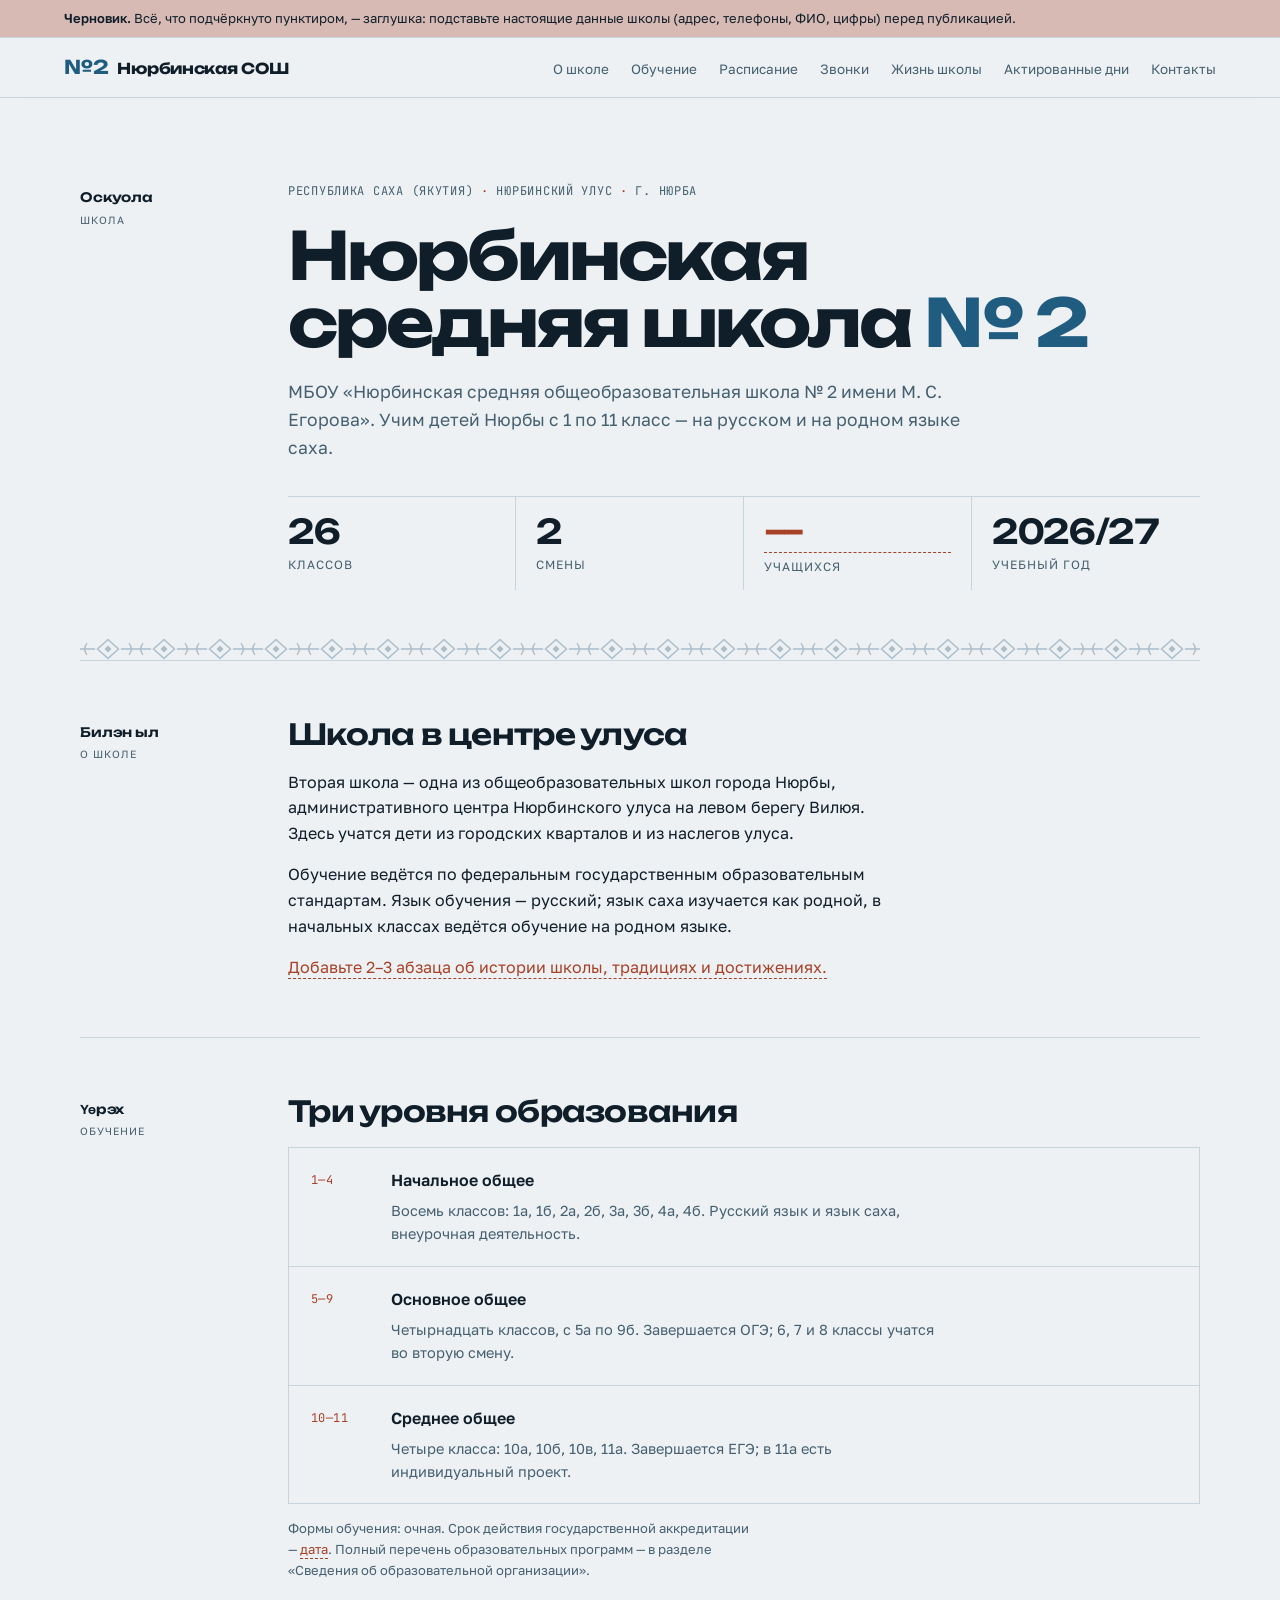
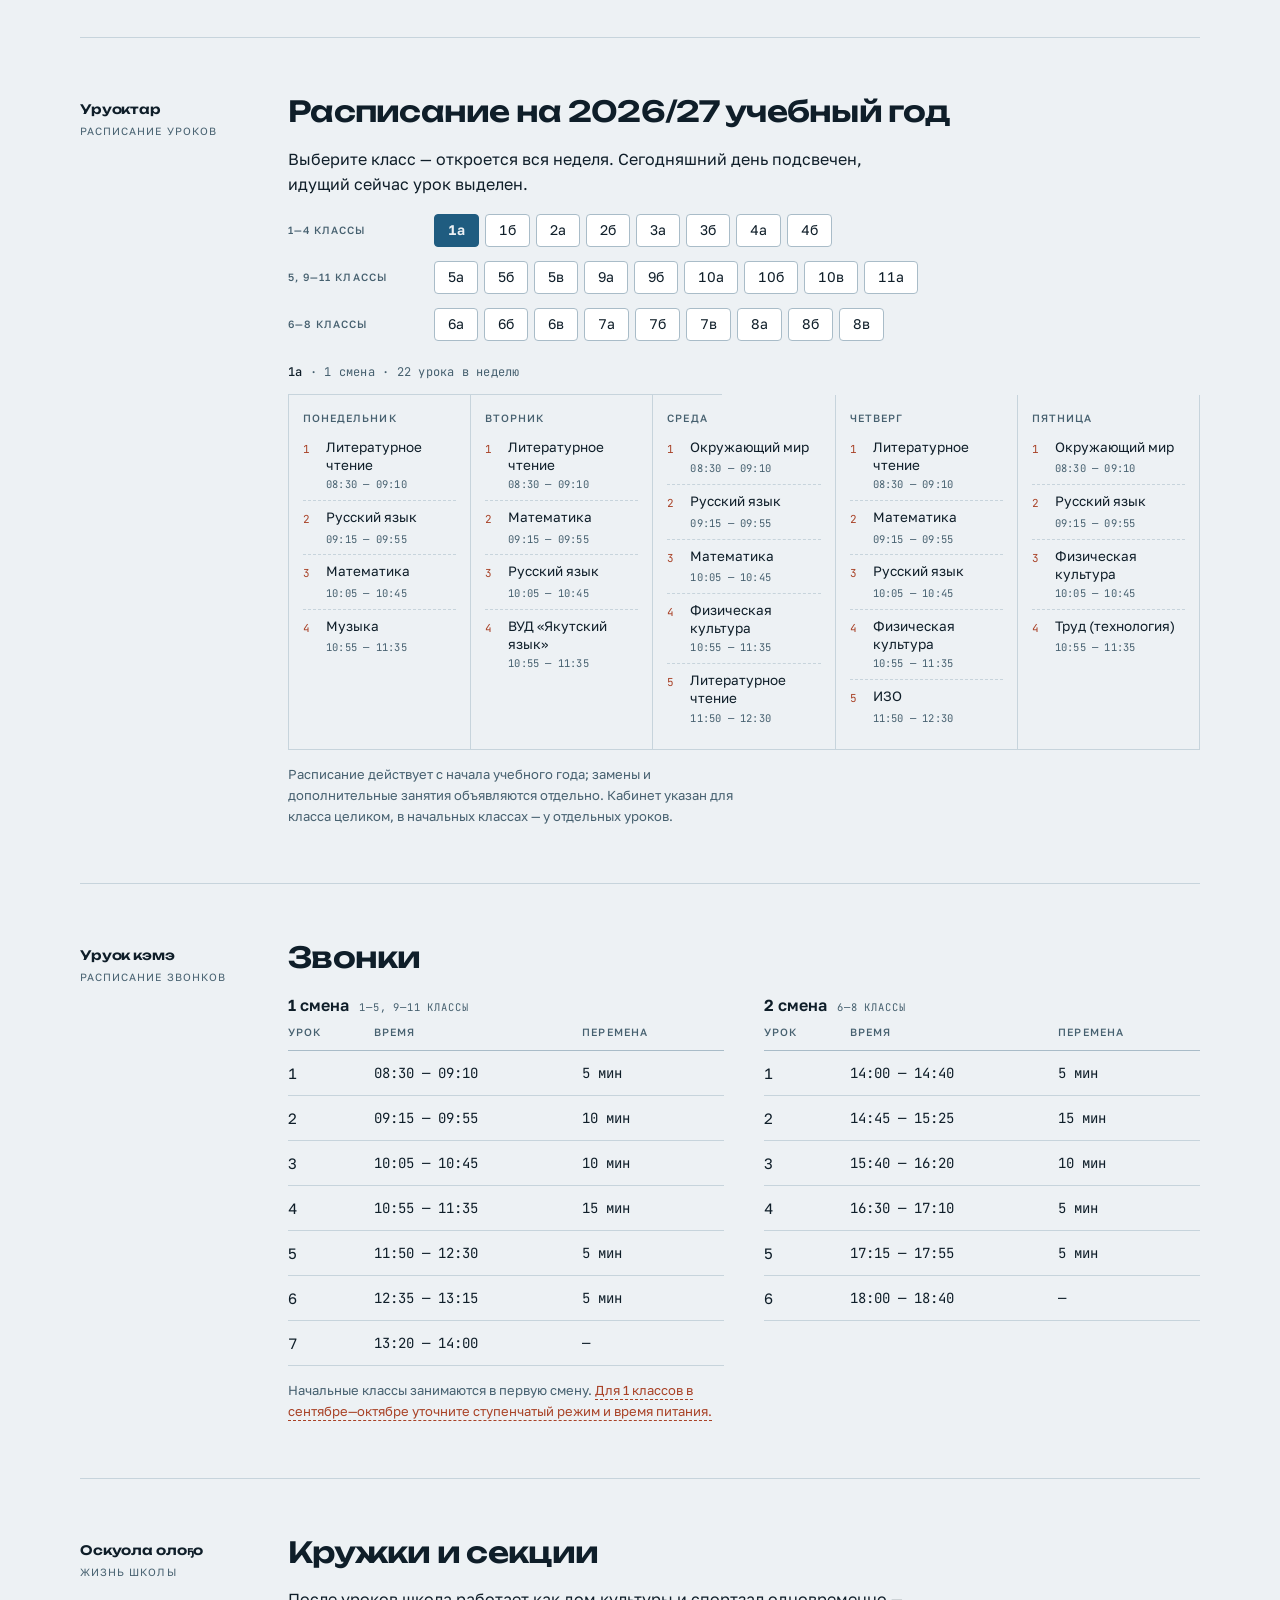
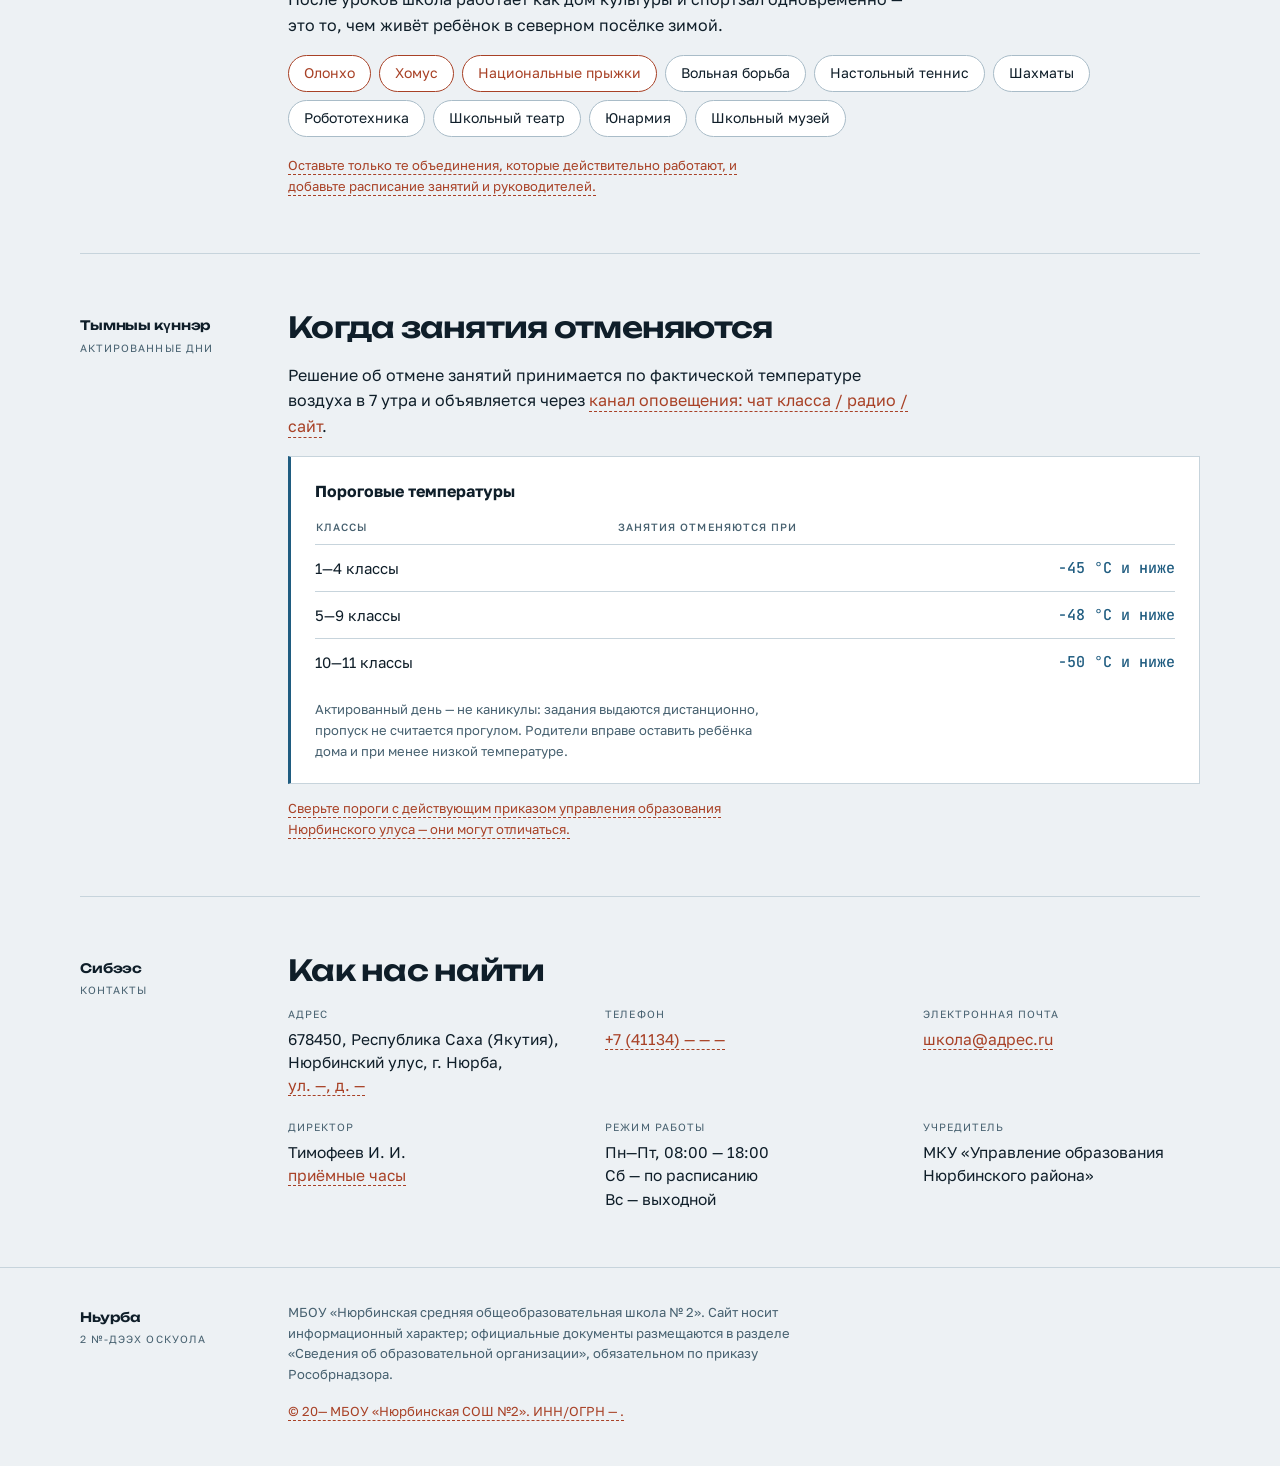
<file: docs/index.html>
<!doctype html>
<html lang="ru">
<head>
<meta charset="utf-8">
<meta name="viewport" content="width=device-width, initial-scale=1, viewport-fit=cover">
<meta name="description" content="Официальная информация МБОУ «Нюрбинская средняя общеобразовательная школа №2 им. М. С. Егорова»: расписание уроков и звонков, кружки, актированные дни, контакты.">
<meta property="og:title" content="Нюрбинская школа №2">
<meta property="og:description" content="Официальная информация МБОУ «Нюрбинская средняя общеобразовательная школа №2 им. М. С. Егорова»: расписание уроков и звонков, кружки, актированные дни, контакты.">
<meta property="og:type" content="website">
<meta property="og:locale" content="ru_RU">
<style>
  :root { color-scheme: light; padding-top: env(safe-area-inset-top, 0px);
           padding-bottom: env(safe-area-inset-bottom, 0px); }
  body { margin: 0; font: 14px/1.5 system-ui, sans-serif; background: #EDF1F4; }
  img { max-width: 100%; }
  [hidden] { display: none !important; }
</style>
<title>Нюрбинская школа №2</title>
<link rel="preconnect" href="https://fonts.googleapis.com">
<link rel="preconnect" href="https://fonts.gstatic.com" crossorigin>
<link rel="stylesheet" href="https://fonts.googleapis.com/css2?family=Golos+Text:wght@400;500;600;700&family=JetBrains+Mono:wght@400;500&family=Unbounded:wght@400;600;700&display=swap">

<style>
  :root {
    --paper:   #EDF1F4;
    --paper-2: #FFFFFF;
    --paper-3: #E2E9EE;
    --ink:     #0F1E29;
    --ink-2:   #46606F;
    --line:    #C7D4DC;
    --line-2:  #A9BCC8;
    --blue:    #1F5C80;
    --ember:   #A8412650;
    --ember-1: #A84126;
    --gold:    #9C6F1E;
    --shadow:  0 1px 0 rgba(15,30,41,.06);

    --display: "Unbounded", "Golos Text", system-ui, sans-serif;
    --body:    "Golos Text", system-ui, -apple-system, "Segoe UI", sans-serif;
    --mono:    "JetBrains Mono", ui-monospace, "SF Mono", monospace;

    --gutter: clamp(20px, 5vw, 64px);
    --rail: 168px;
  }

  @media (prefers-color-scheme: dark) {
    :root:not([data-theme="light"]) {
      --paper:   #0B1620;
      --paper-2: #12222F;
      --paper-3: #162938;
      --ink:     #E4ECF1;
      --ink-2:   #9CB2BF;
      --line:    #24394A;
      --line-2:  #355064;
      --blue:    #6FB0D2;
      --ember:   #E3835E40;
      --ember-1: #E3835E;
      --gold:    #D4A74E;
      --shadow:  none;
    }
  }
  :root[data-theme="dark"] {
    --paper:   #0B1620;
    --paper-2: #12222F;
    --paper-3: #162938;
    --ink:     #E4ECF1;
    --ink-2:   #9CB2BF;
    --line:    #24394A;
    --line-2:  #355064;
    --blue:    #6FB0D2;
    --ember:   #E3835E40;
    --ember-1: #E3835E;
    --gold:    #D4A74E;
    --shadow:  none;
  }

  * { box-sizing: border-box; }

  body {
    margin: 0;
    background: var(--paper);
    color: var(--ink);
    font-family: var(--body);
    font-size: 16px;
    line-height: 1.6;
    -webkit-font-smoothing: antialiased;
  }

  ::selection { background: var(--ember); }

  a { color: inherit; }

  :focus-visible {
    outline: 2px solid var(--blue);
    outline-offset: 3px;
    border-radius: 2px;
  }

  /* ---------- draft notice ---------- */

  .draft {
    background: var(--ember);
    border-bottom: 1px solid var(--line);
    padding: 9px var(--gutter);
    font-size: 13px;
    line-height: 1.45;
    color: var(--ink);
  }
  .draft b { font-weight: 600; }

  /* ---------- masthead ---------- */

  .top {
    position: sticky;
    top: env(safe-area-inset-top, 0px);
    z-index: 10;
    display: flex;
    flex-wrap: wrap;
    align-items: baseline;
    gap: 8px 28px;
    padding: 14px var(--gutter);
    background: color-mix(in srgb, var(--paper) 88%, transparent);
    backdrop-filter: blur(10px);
    border-bottom: 1px solid var(--line);
  }
  .mark {
    font-family: var(--display);
    font-weight: 700;
    font-size: 15px;
    letter-spacing: -.02em;
    margin-right: auto;
    display: flex;
    align-items: baseline;
    gap: 9px;
  }
  .mark i {
    font-style: normal;
    color: var(--blue);
    font-size: 19px;
  }
  .top nav {
    display: flex;
    flex-wrap: wrap;
    gap: 6px 22px;
    font-size: 13.5px;
  }
  .top nav a {
    text-decoration: none;
    color: var(--ink-2);
    padding-bottom: 2px;
    border-bottom: 1px solid transparent;
    transition: color .15s, border-color .15s;
  }
  .top nav a:hover { color: var(--ink); border-bottom-color: var(--blue); }

  /* ---------- page grid ---------- */

  main { padding: 0 var(--gutter) 0; }

  section {
    display: grid;
    grid-template-columns: var(--rail) minmax(0, 1fr);
    gap: 0 40px;
    max-width: 1120px;
    margin: 0 auto;
    padding-block: 56px;
    border-top: 1px solid var(--line);
  }
  section:first-of-type { border-top: 0; }
  section[id] { scroll-margin-top: calc(64px + env(safe-area-inset-top, 0px)); }

  .rail {
    font-size: 12px;
    line-height: 1.5;
    color: var(--ink-2);
    padding-top: 6px;
  }
  .rail .saha {
    display: block;
    font-family: var(--display);
    font-weight: 600;
    font-size: 13px;
    color: var(--ink);
    letter-spacing: -.01em;
    margin-bottom: 3px;
  }
  .rail .ru {
    text-transform: uppercase;
    letter-spacing: .1em;
    font-size: 10.5px;
  }

  .col > *:first-child { margin-top: 0; }
  .col > *:last-child { margin-bottom: 0; }

  h2 {
    font-family: var(--display);
    font-weight: 600;
    font-size: clamp(22px, 3vw, 29px);
    letter-spacing: -.025em;
    line-height: 1.2;
    text-wrap: balance;
    margin: 0 0 18px;
  }
  h3 {
    font-family: var(--body);
    font-weight: 600;
    font-size: 16px;
    margin: 0 0 6px;
  }
  p { max-width: 62ch; margin: 0 0 16px; }
  .lead { font-size: 17.5px; color: var(--ink-2); }

  /* ---------- hero ---------- */

  .hero { padding-block: clamp(44px, 7vw, 84px) 48px; }
  .hero h1 {
    font-family: var(--display);
    font-weight: 700;
    font-size: clamp(34px, 6.4vw, 66px);
    line-height: 1.02;
    letter-spacing: -.045em;
    text-wrap: balance;
    margin: 0 0 22px;
  }
  .hero h1 em {
    font-style: normal;
    color: var(--blue);
  }
  .place {
    font-family: var(--mono);
    font-size: 12px;
    letter-spacing: .06em;
    text-transform: uppercase;
    color: var(--ink-2);
    margin: 0 0 20px;
  }
  .place span { color: var(--ember-1); }

  .facts {
    display: flex;
    flex-wrap: wrap;
    gap: 0;
    margin-top: 34px;
    border-top: 1px solid var(--line);
  }
  .facts div {
    flex: 1 1 140px;
    padding: 16px 20px 14px 0;
    border-right: 1px solid var(--line);
    padding-left: 0;
  }
  .facts div + div { padding-left: 20px; }
  .facts div:last-child { border-right: 0; }
  .facts b {
    display: block;
    font-family: var(--display);
    font-weight: 600;
    font-size: clamp(24px, 3.4vw, 34px);
    letter-spacing: -.04em;
    line-height: 1.1;
    font-variant-numeric: tabular-nums;
  }
  .facts small {
    display: block;
    margin-top: 4px;
    font-size: 12px;
    text-transform: uppercase;
    letter-spacing: .08em;
    color: var(--ink-2);
  }

  /* ---------- ornament ---------- */

  .ornament {
    display: block;
    width: 100%;
    height: 22px;
    color: var(--line-2);
    margin: 0 auto;
    max-width: 1120px;
  }

  /* ---------- levels ---------- */

  .levels { display: grid; gap: 1px; background: var(--line); border: 1px solid var(--line); }
  .levels article {
    background: var(--paper);
    padding: 20px 22px;
    display: grid;
    grid-template-columns: 62px minmax(0, 1fr);
    gap: 18px;
    align-items: start;
  }
  .levels .num {
    font-family: var(--mono);
    font-size: 12px;
    color: var(--ember-1);
    letter-spacing: .04em;
    padding-top: 3px;
    font-variant-numeric: tabular-nums;
  }
  .levels p { margin: 0; font-size: 14.5px; color: var(--ink-2); }

  /* ---------- clubs ---------- */

  .clubs {
    display: flex;
    flex-wrap: wrap;
    gap: 8px;
    padding: 0;
    margin: 0 0 18px;
    list-style: none;
  }
  .clubs li {
    border: 1px solid var(--line-2);
    border-radius: 999px;
    padding: 6px 15px 7px;
    font-size: 14px;
    background: var(--paper-2);
  }
  .clubs li.accent { border-color: var(--ember-1); color: var(--ember-1); }

  /* ---------- cold days ---------- */

  .cold {
    border: 1px solid var(--line);
    border-left: 3px solid var(--blue);
    background: var(--paper-2);
    padding: 22px 24px;
  }
  .cold table { width: 100%; border-collapse: collapse; margin-top: 14px; }
  .cold th {
    text-align: left;
    font-size: 10.5px;
    text-transform: uppercase;
    letter-spacing: .1em;
    font-weight: 500;
    color: var(--ink-2);
    padding-bottom: 8px;
    border-bottom: 1px solid var(--line);
  }
  .cold td {
    padding: 11px 0;
    border-bottom: 1px solid var(--line);
    font-size: 15px;
  }
  .cold tr:last-child td { border-bottom: 0; }
  .cold td.deg {
    text-align: right;
    font-family: var(--mono);
    font-weight: 500;
    font-variant-numeric: tabular-nums;
    color: var(--blue);
    white-space: nowrap;
  }
  .note {
    font-size: 13px;
    color: var(--ink-2);
    margin: 14px 0 0;
    max-width: 58ch;
  }

/* ---------- schedule ---------- */

  .picker { display: grid; gap: 14px; margin: 0 0 22px; }
  .pgroup { display: grid; grid-template-columns: 132px minmax(0, 1fr); gap: 6px 14px; align-items: start; }
  .pgroup > b {
    font-size: 10.5px;
    font-weight: 500;
    text-transform: uppercase;
    letter-spacing: .1em;
    color: var(--ink-2);
    padding-top: 8px;
  }
  .chips { display: flex; flex-wrap: wrap; gap: 6px; }
  button.cls {
    font: inherit;
    font-size: 14px;
    font-variant-numeric: tabular-nums;
    line-height: 1;
    padding: 8px 13px 9px;
    border: 1px solid var(--line-2);
    border-radius: 4px;
    background: var(--paper-2);
    color: var(--ink);
    cursor: pointer;
    transition: border-color .12s, background .12s, color .12s;
  }
  button.cls:hover { border-color: var(--blue); }
  button.cls[aria-pressed="true"] {
    background: var(--blue);
    border-color: var(--blue);
    color: var(--paper);
    font-weight: 600;
  }

  .sched-meta {
    font-family: var(--mono);
    font-size: 12px;
    letter-spacing: .02em;
    color: var(--ink-2);
    padding: 0 0 12px;
    border-bottom: 1px solid var(--line);
    margin-bottom: 0;
  }
  .sched-meta b { color: var(--ink); font-weight: 500; }

  .week {
    display: grid;
    grid-template-columns: repeat(auto-fit, minmax(158px, 1fr));
    gap: 1px;
    background: var(--line);
    border: 1px solid var(--line);
    border-top: 0;
  }
  .week .day { background: var(--paper); padding: 15px 14px 16px; }
  .week .day.today { background: var(--paper-2); }
  .week .day h4 {
    margin: 0 0 11px;
    font-size: 10.5px;
    font-weight: 500;
    text-transform: uppercase;
    letter-spacing: .1em;
    color: var(--ink-2);
    display: flex;
    justify-content: space-between;
    gap: 8px;
  }
  .week .day.today h4 { color: var(--ember-1); }
  .week .day.today h4::after { content: "сегодня"; letter-spacing: .06em; }

  .lesson {
    display: grid;
    grid-template-columns: 14px minmax(0, 1fr);
    gap: 2px 9px;
    padding: 7px 0;
    border-top: 1px dashed var(--line);
  }
  .lesson:first-of-type { border-top: 0; padding-top: 0; }
  .lesson .n {
    font-family: var(--mono);
    font-size: 11px;
    color: var(--ember-1);
    padding-top: 3px;
    font-variant-numeric: tabular-nums;
  }
  .lesson .s { font-size: 13.5px; line-height: 1.35; }
  .lesson .t {
    grid-column: 2;
    font-family: var(--mono);
    font-size: 10.5px;
    color: var(--ink-2);
    letter-spacing: .02em;
  }
  .lesson .t em { font-style: normal; color: var(--ember-1); }
  .lesson.now .s { font-weight: 600; }
  .lesson .room {
    display: inline-block;
    font-family: var(--mono);
    font-size: 10px;
    color: var(--ink-2);
    border: 1px solid var(--line-2);
    border-radius: 3px;
    padding: 0 4px;
    margin-left: 5px;
    vertical-align: 1px;
  }

  /* ---------- bells ---------- */

  .shifts { display: grid; grid-template-columns: repeat(auto-fit, minmax(260px, 1fr)); gap: 28px 40px; }
  .shifts h3 { display: flex; align-items: baseline; gap: 10px; }
  .shifts h3 span {
    font-family: var(--mono);
    font-size: 10.5px;
    font-weight: 400;
    text-transform: uppercase;
    letter-spacing: .08em;
    color: var(--ink-2);
  }

  /* ---------- bells table ---------- */

  .scroller { overflow-x: auto; }
  table.bells {
    border-collapse: collapse;
    width: 100%;
    min-width: 420px;
    font-variant-numeric: tabular-nums;
  }
  table.bells th {
    text-align: left;
    font-size: 10.5px;
    text-transform: uppercase;
    letter-spacing: .1em;
    font-weight: 500;
    color: var(--ink-2);
    padding: 0 16px 9px 0;
    border-bottom: 1px solid var(--line-2);
  }
  table.bells td {
    padding: 10px 16px 10px 0;
    border-bottom: 1px solid var(--line);
    font-size: 15px;
  }
  table.bells td.t { font-family: var(--mono); font-size: 14px; }
  table.bells tr.brk td { color: var(--ember-1); font-size: 13.5px; }

  /* ---------- contacts ---------- */

  .contacts { display: grid; gap: 22px 40px; grid-template-columns: repeat(auto-fit, minmax(210px, 1fr)); }
  .contacts dt {
    font-size: 10.5px;
    text-transform: uppercase;
    letter-spacing: .1em;
    color: var(--ink-2);
    margin-bottom: 5px;
  }
  .contacts dd { margin: 0; font-size: 15.5px; line-height: 1.5; }

  /* ---------- placeholder marker ---------- */

  .ph {
    border-bottom: 1px dashed var(--ember-1);
    color: var(--ember-1);
    padding-bottom: 1px;
  }
  .chip {
    display: inline-block;
    vertical-align: middle;
    margin-left: 10px;
    font-family: var(--mono);
    font-size: 10px;
    letter-spacing: .08em;
    text-transform: uppercase;
    color: var(--ember-1);
    border: 1px solid var(--ember-1);
    border-radius: 3px;
    padding: 2px 6px;
    line-height: 1.4;
  }

  /* ---------- footer ---------- */

  footer {
    border-top: 1px solid var(--line);
    padding: 34px var(--gutter) 44px;
    color: var(--ink-2);
    font-size: 13px;
  }
  .footer-in {
    max-width: 1120px;
    margin: 0 auto;
    display: grid;
    grid-template-columns: var(--rail) minmax(0, 1fr);
    gap: 0 40px;
  }
  footer p { max-width: 70ch; }
  footer a { text-decoration-color: var(--line-2); text-underline-offset: 3px; }

  @media (max-width: 860px) {
    section, .footer-in { grid-template-columns: minmax(0, 1fr); }
    .rail { padding-top: 0; margin-bottom: 18px; }
    .rail .saha { display: inline; margin-right: 8px; }
    .rail .ru { display: inline; }
    .facts div { flex: 1 1 45%; border-right: 0; padding-left: 0 !important; }
    .levels article { grid-template-columns: minmax(0, 1fr); gap: 4px; }
    .pgroup { grid-template-columns: minmax(0, 1fr); }
    .pgroup > b { padding-top: 0; }
  }

  @media (prefers-reduced-motion: reduce) {
    * { animation: none !important; transition: none !important; }
  }
</style>

<div class="draft">
  <b>Черновик.</b> Всё, что подчёркнуто пунктиром, — заглушка: подставьте настоящие данные школы (адрес, телефоны, ФИО, цифры) перед публикацией.
</div>

<header class="top">
  <div class="mark"><i>№2</i> Нюрбинская СОШ</div>
  <nav>
    <a href="#about">О школе</a>
    <a href="#edu">Обучение</a>
    <a href="#schedule">Расписание</a>
    <a href="#bells">Звонки</a>
    <a href="#life">Жизнь школы</a>
    <a href="#cold">Актированные дни</a>
    <a href="#contacts">Контакты</a>
  </nav>
</header>

<main>

  <section class="hero">
    <div class="rail">
      <span class="saha">Оскуола</span>
      <span class="ru">Школа</span>
    </div>
    <div class="col">
      <p class="place">Республика Саха (Якутия) <span>·</span> Нюрбинский улус <span>·</span> г. Нюрба</p>
      <h1>Нюрбинская средняя школа <em>№&nbsp;2</em></h1>
      <p class="lead">МБОУ «Нюрбинская средняя общеобразовательная школа №&nbsp;2 имени М.&nbsp;С. Егорова». Учим детей Нюрбы с 1 по 11 класс — на русском и на родном языке саха.</p>

      <div class="facts">
        <div><b>26</b><small>классов</small></div>
        <div><b>2</b><small>смены</small></div>
        <div><b class="ph">—</b><small>учащихся</small></div>
        <div><b>2026/27</b><small>учебный год</small></div>
      </div>
    </div>
  </section>

  <svg class="ornament" viewBox="0 0 960 22" preserveAspectRatio="xMidYMid slice" aria-hidden="true" focusable="false">
    <defs>
      <pattern id="saha" width="48" height="22" patternUnits="userSpaceOnUse">
        <path d="M24 3 L33 11 L24 19 L15 11 Z" fill="none" stroke="currentColor" stroke-width="1.2"/>
        <path d="M24 8 L27 11 L24 14 L21 11 Z" fill="currentColor"/>
        <path d="M0 11 H13 M35 11 H48" stroke="currentColor" stroke-width="1.2"/>
        <path d="M6 6 q-4 5 0 10 M42 6 q4 5 0 10" fill="none" stroke="currentColor" stroke-width="1.2"/>
      </pattern>
    </defs>
    <rect width="960" height="22" fill="url(#saha)"/>
  </svg>

  <section id="about">
    <div class="rail">
      <span class="saha">Билэн ыл</span>
      <span class="ru">О школе</span>
    </div>
    <div class="col">
      <h2>Школа в центре улуса</h2>
      <p>Вторая школа — одна из общеобразовательных школ города Нюрбы, административного центра Нюрбинского улуса на левом берегу Вилюя. Здесь учатся дети из городских кварталов и из наслегов улуса.</p>
      <p>Обучение ведётся по федеральным государственным образовательным стандартам. Язык обучения — русский; язык саха изучается как родной, в начальных классах ведётся обучение на родном языке.</p>
      <p><span class="ph">Добавьте 2–3 абзаца об истории школы, традициях и достижениях.</span></p>
    </div>
  </section>

  <section id="edu">
    <div class="rail">
      <span class="saha">Үөрэх</span>
      <span class="ru">Обучение</span>
    </div>
    <div class="col">
      <h2>Три уровня образования</h2>
      <div class="levels">
        <article>
          <div class="num">1—4</div>
          <div>
            <h3>Начальное общее</h3>
            <p>Восемь классов: 1а, 1б, 2а, 2б, 3а, 3б, 4а, 4б. Русский язык и язык саха, внеурочная деятельность.</p>
          </div>
        </article>
        <article>
          <div class="num">5—9</div>
          <div>
            <h3>Основное общее</h3>
            <p>Четырнадцать классов, с 5а по 9б. Завершается ОГЭ; 6, 7 и 8 классы учатся во вторую смену.</p>
          </div>
        </article>
        <article>
          <div class="num">10—11</div>
          <div>
            <h3>Среднее общее</h3>
            <p>Четыре класса: 10а, 10б, 10в, 11а. Завершается ЕГЭ; в 11а есть индивидуальный проект.</p>
          </div>
        </article>
      </div>
      <p class="note">Формы обучения: очная. Срок действия государственной аккредитации — <span class="ph">дата</span>. Полный перечень образовательных программ — в разделе «Сведения об образовательной организации».</p>
    </div>
  </section>

  <section id="schedule">
    <div class="rail">
      <span class="saha">Уруоктар</span>
      <span class="ru">Расписание уроков</span>
    </div>
    <div class="col">
      <h2>Расписание на 2026/27 учебный год</h2>
      <p>Выберите класс — откроется вся неделя. Сегодняшний день подсвечен, идущий сейчас урок выделен.</p>

      <div class="picker" id="picker"></div>
      <p class="sched-meta" id="sched-meta"></p>
      <div class="week" id="week"></div>

      <p class="note">Расписание действует с начала учебного года; замены и дополнительные занятия объявляются отдельно. Кабинет указан для класса целиком, в начальных классах — у отдельных уроков.</p>
    </div>
  </section>

  <section id="bells">
    <div class="rail">
      <span class="saha">Уруок кэмэ</span>
      <span class="ru">Расписание звонков</span>
    </div>
    <div class="col">
      <h2>Звонки</h2>
      <div class="shifts">
        <div>
          <h3>1 смена <span>1—5, 9—11 классы</span></h3>
          <div class="scroller">
            <table class="bells">
              <thead><tr><th scope="col">Урок</th><th scope="col">Время</th><th scope="col">Перемена</th></tr></thead>
              <tbody>
                <tr><td>1</td><td class="t">08:30 — 09:10</td><td class="t">5 мин</td></tr>
                <tr><td>2</td><td class="t">09:15 — 09:55</td><td class="t">10 мин</td></tr>
                <tr><td>3</td><td class="t">10:05 — 10:45</td><td class="t">10 мин</td></tr>
                <tr><td>4</td><td class="t">10:55 — 11:35</td><td class="t">15 мин</td></tr>
                <tr><td>5</td><td class="t">11:50 — 12:30</td><td class="t">5 мин</td></tr>
                <tr><td>6</td><td class="t">12:35 — 13:15</td><td class="t">5 мин</td></tr>
                <tr><td>7</td><td class="t">13:20 — 14:00</td><td class="t">—</td></tr>
              </tbody>
            </table>
          </div>
        </div>
        <div>
          <h3>2 смена <span>6—8 классы</span></h3>
          <div class="scroller">
            <table class="bells">
              <thead><tr><th scope="col">Урок</th><th scope="col">Время</th><th scope="col">Перемена</th></tr></thead>
              <tbody>
                <tr><td>1</td><td class="t">14:00 — 14:40</td><td class="t">5 мин</td></tr>
                <tr><td>2</td><td class="t">14:45 — 15:25</td><td class="t">15 мин</td></tr>
                <tr><td>3</td><td class="t">15:40 — 16:20</td><td class="t">10 мин</td></tr>
                <tr><td>4</td><td class="t">16:30 — 17:10</td><td class="t">5 мин</td></tr>
                <tr><td>5</td><td class="t">17:15 — 17:55</td><td class="t">5 мин</td></tr>
                <tr><td>6</td><td class="t">18:00 — 18:40</td><td class="t">—</td></tr>
              </tbody>
            </table>
          </div>
        </div>
      </div>
      <p class="note">Начальные классы занимаются в первую смену. <span class="ph">Для 1 классов в сентябре—октябре уточните ступенчатый режим и время питания.</span></p>
    </div>
  </section>

  <section id="life">
    <div class="rail">
      <span class="saha">Оскуола олоҕо</span>
      <span class="ru">Жизнь школы</span>
    </div>
    <div class="col">
      <h2>Кружки и секции</h2>
      <p>После уроков школа работает как дом культуры и спортзал одновременно — это то, чем живёт ребёнок в северном посёлке зимой.</p>
      <ul class="clubs">
        <li class="accent">Олонхо</li>
        <li class="accent">Хомус</li>
        <li class="accent">Национальные прыжки</li>
        <li>Вольная борьба</li>
        <li>Настольный теннис</li>
        <li>Шахматы</li>
        <li>Робототехника</li>
        <li>Школьный театр</li>
        <li>Юнармия</li>
        <li>Школьный музей</li>
      </ul>
      <p class="note"><span class="ph">Оставьте только те объединения, которые действительно работают, и добавьте расписание занятий и руководителей.</span></p>
    </div>
  </section>

  <section id="cold">
    <div class="rail">
      <span class="saha">Тымныы күннэр</span>
      <span class="ru">Актированные дни</span>
    </div>
    <div class="col">
      <h2>Когда занятия отменяются</h2>
      <p>Решение об отмене занятий принимается по фактической температуре воздуха в 7 утра и объявляется через <span class="ph">канал оповещения: чат класса / радио / сайт</span>.</p>
      <div class="cold">
        <strong>Пороговые температуры</strong>
        <table>
          <thead>
            <tr><th scope="col">Классы</th><th scope="col">Занятия отменяются при</th></tr>
          </thead>
          <tbody>
            <tr><td>1—4 классы</td><td class="deg">−45 °C и ниже</td></tr>
            <tr><td>5—9 классы</td><td class="deg">−48 °C и ниже</td></tr>
            <tr><td>10—11 классы</td><td class="deg">−50 °C и ниже</td></tr>
          </tbody>
        </table>
        <p class="note">Актированный день — не каникулы: задания выдаются дистанционно, пропуск не считается прогулом. Родители вправе оставить ребёнка дома и при менее низкой температуре.</p>
      </div>
      <p class="note"><span class="ph">Сверьте пороги с действующим приказом управления образования Нюрбинского улуса — они могут отличаться.</span></p>
    </div>
  </section>

  <section id="contacts">
    <div class="rail">
      <span class="saha">Сибээс</span>
      <span class="ru">Контакты</span>
    </div>
    <div class="col">
      <h2>Как нас найти</h2>
      <dl class="contacts">
        <div>
          <dt>Адрес</dt>
          <dd>678450, Республика Саха (Якутия),<br>Нюрбинский улус, г. Нюрба,<br><span class="ph">ул. —, д. —</span></dd>
        </div>
        <div>
          <dt>Телефон</dt>
          <dd><span class="ph">+7 (41134) — — —</span></dd>
        </div>
        <div>
          <dt>Электронная почта</dt>
          <dd><span class="ph">школа@адрес.ru</span></dd>
        </div>
        <div>
          <dt>Директор</dt>
          <dd>Тимофеев И.&nbsp;И.<br><span class="ph">приёмные часы</span></dd>
        </div>
        <div>
          <dt>Режим работы</dt>
          <dd>Пн—Пт, 08:00 — 18:00<br>Сб — по расписанию<br>Вс — выходной</dd>
        </div>
        <div>
          <dt>Учредитель</dt>
          <dd>МКУ «Управление образования Нюрбинского района»</dd>
        </div>
      </dl>
    </div>
  </section>

</main>

<footer>
  <div class="footer-in">
    <div class="rail"><span class="saha">Ньурба</span><span class="ru">2 №-дээх оскуола</span></div>
    <div class="col">
      <p>МБОУ «Нюрбинская средняя общеобразовательная школа №&nbsp;2». Сайт носит информационный характер; официальные документы размещаются в разделе «Сведения об образовательной организации», обязательном по приказу Рособрнадзора.</p>
      <p><span class="ph">© 20— МБОУ «Нюрбинская СОШ №2». ИНН/ОГРН — .</span></p>
    </div>
  </div>
</footer>

<script id="sched-data" type="application/json">{"year":"2026/2027","shifts":[{"name":"1 смена","note":"1—4 классы","classes":["1а","1б","2а","2б","3а","3б","4а","4б"],"rooms":{},"days":[{"d":"понедельник","l":[{"n":1,"t":"08:30-09:10","b":{"1а":"Литературное чтение","1б":"Литературное чтение","4а":"Русский язык","4б":"Русский язык","2а":"Литературное чтение","2б":"Литературное чтение","3а":"Литературное чтение","3б":"Русский язык"}},{"n":2,"t":"09:15-09:55","b":{"1а":"Русский язык","1б":"Русский язык","4а":"Математика","4б":"Математика","2а":"Математика","2б":"Русский язык","3а":"Математика","3б":"Математика"}},{"n":3,"t":"10:05-10:45","b":{"1а":"Математика","1б":"Музыка","4а":"Физическая культура","4б":"Литературное чтение","2а":"Русский язык","2б":"Математика","3а":"Русский язык","3б":"Литературное чтение"}},{"n":4,"t":"10:55-11:35","b":{"1а":"Музыка","1б":"Математика","4а":"Литературное чтение","4б":"Физическая культура","2а":"Музыка","2б":"ИЗО","3а":"Физическая культура","3б":"Труд (технология)"}},{"n":5,"t":"11:50-12:30","b":{"2а":"ИЗО","2б":"Музыка","3а":"Труд (технология)","3б":"Физическая культура"}}]},{"d":"вторник","l":[{"n":1,"t":"08:30-09:10","b":{"1а":"Литературное чтение","1б":"Литературное чтение","4а":"Литературное чтение","4б":"Математика","2а":"Иностранный язык","2б":"Русский язык","3а":"Русский язык","3б":"Русский язык"}},{"n":2,"t":"09:15-09:55","b":{"1а":"Математика","1б":"Математика","4а":"Русский язык","4б":"Русский язык","2а":"Русский язык","2б":"Иностранный язык","3а":"Математика","3б":"Математика"}},{"n":3,"t":"10:05-10:45","b":{"1а":"Русский язык","1б":"ВУД «Якутский язык»","4а":"Математика","4б":"Литературное чтение","2а":"Математика","2б":"Математика","3а":"Иностранный язык","3б":"Литературное чтение"}},{"n":4,"t":"10:55-11:35","b":{"1а":"ВУД «Якутский язык»","1б":"Русский язык","4а":"Иностранный язык","4б":"Физическая культура","2а":"Литературное чтение","2б":"ВУД «Якутский язык»","3а":"Литературное чтение","3б":"Иностранный язык"}},{"n":5,"t":"11:50-12:30","b":{"4а":"Физическая культура","4б":"Иностранный язык","2а":"ВУД «Якутский язык»","2б":"Литературное чтение","3а":"ИЗО","3б":"ИЗО"}}]},{"d":"среда","l":[{"n":1,"t":"08:30-09:10","b":{"1а":"Окружающий мир","1б":"Окружающий мир","4а":"Русский язык","4б":"Литературное чтение","2а":"Литературное чтение","2б":"Окружающий мир","3а":"Русский язык","3б":"Русский язык"}},{"n":2,"t":"09:15-09:55","b":{"1а":"Русский язык","1б":"Русский язык","4а":"Литературное чтение","4б":"Русский язык","2а":"Математика","2б":"Математика","3а":"Математика","3б":"Математика"}},{"n":3,"t":"10:05-10:45","b":{"1а":"Математика","1б":"Математика","4а":"Математика","4б":"Математика","2а":"Русский язык","2б":"Русский язык","3а":"Окружающий мир","3б":"Литературное чтение"}},{"n":4,"t":"10:55-11:35","b":{"1а":"Физическая культура","1б":"Литературное чтение","4а":"Окружающий мир","4б":"Иностранный язык","2а":"Окружающий мир","2б":"Физическая культура","3а":"Иностранный язык","3б":"Окружающий мир"}},{"n":5,"t":"11:50-12:30","b":{"1а":"Литературное чтение","1б":"Физическая культура","4а":"Иностранный язык","4б":"Окружающий мир","2а":"Физическая культура","2б":"Литературное чтение","3а":"Литературное чтение","3б":"Иностранный язык"}}]},{"d":"четверг","l":[{"n":1,"t":"08:30-09:10","b":{"1а":"Литературное чтение","1б":"Литературное чтение","4а":"Математика","4б":"Русский язык","2а":"Математика","2б":"Литературное чтение","3а":"Русский язык","3б":"Русский язык"}},{"n":2,"t":"09:15-09:55","b":{"1а":"Математика","1б":"Математика","4а":"Русский язык","4б":"Математика","2а":"Русский язык","2б":"Русский язык","3а":"Математика","3б":"Музыка"}},{"n":3,"t":"10:05-10:45","b":{"1а":"Русский язык","1б":"Русский язык","4а":"ОРКСЭ","4б":"Музыка","2а":"Литературное чтение","2б":"Математика","3а":"Музыка","3б":"Математика"}},{"n":4,"t":"10:55-11:35","b":{"1а":"Физическая культура","1б":"ИЗО","4а":"Музыка","4б":"Труд (технология)","2а":"Труд (технология)","2б":"Иностранный язык","3а":"Литературное чтение","3б":"Физическая культура"}},{"n":5,"t":"11:50-12:30","b":{"1а":"ИЗО","1б":"Физическая культура","4а":"Труд (технология)","4б":"ОРКСЭ","2а":"Иностранный язык","2б":"Труд (технология)","3а":"Физическая культура","3б":"Литературное чтение"}}]},{"d":"пятница","l":[{"n":1,"t":"08:30-09:10","b":{"1а":"Окружающий мир","1б":"Окружающий мир","4а":"Окружающий мир","4б":"Русский язык","2а":"Русский язык","2б":"Математика","3а":"Русский язык","3б":"Русский язык"}},{"n":2,"t":"09:15-09:55","b":{"1а":"Русский язык","1б":"Русский язык","4а":"Русский язык","4б":"Окружающий мир","2а":"Математика","2б":"Русский язык","3а":"Математика","3б":"Математика"}},{"n":3,"t":"10:05-10:45","b":{"1а":"Физическая культура","1б":"Труд (технология)","4а":"Литературное чтение","4б":"Литературное чтение","2а":"Физическая культура","2б":"Окружающий мир","3а":"ВУД «Якутский язык»","3б":"Окружающий мир"}},{"n":4,"t":"10:55-11:35","b":{"1а":"Труд (технология)","1б":"Физическая культура","4а":"ВУД «Якутский язык»","4б":"ИЗО","2а":"Окружающий мир","2б":"Физическая культура","3а":"Окружающий мир","3б":"ВУД «Якутский язык»"}},{"n":5,"t":"11:50-12:30","b":{"4а":"ИЗО","4б":"ВУД «Якутский язык»"}}]}]},{"name":"1 смена","note":"5, 9—11 классы","classes":["5а","5б","5в","9а","9б","10а","10б","10в","11а"],"rooms":{"5а":"203","5б":"309","5в":"320","9а":"205","9б":"316","10а":"313","10б":"301","10в":"207","11а":"201"},"days":[{"d":"понедельник","l":[{"n":1,"t":"08:30-09:10","b":{"5а":"История","5б":"История","5в":"История","9а":"Русский язык","9б":"Русский язык","10а":"Литература","10б":"Литература","10в":"Обществознание","11а":"Обществознание"}},{"n":2,"t":"09:15-09:55","b":{"5а":"Математика","5б":"Математика","5в":"Русский язык","9а":"Химия","9б":"Химия","10а":"Русский язык","10б":"Геометрия","10в":"Алгебра","11а":"Физика"}},{"n":3,"t":"10:05-10:45","b":{"5а":"Русский язык","5б":"Русский язык","5в":"Русский язык","9а":"Алгебра","9б":"Алгебра","10а":"Химия","10б":"Физика","10в":"Русский язык","11а":"Иностранный язык"}},{"n":4,"t":"10:55-11:35","b":{"5а":"Литература","5б":"Литература","5в":"География","9а":"Иностранный язык","9б":"Иностранный язык","10а":"Информатика","10б":"Информатика","10в":"Литература","11а":"Иностранный язык"}},{"n":5,"t":"11:50-12:30","b":{"5а":"ЯЯГОС","5б":"ЯЯГОС","5в":"Родная литература","9а":"Физическая культура","9б":"Физическая культура","10а":"Физическая культура","10б":"Физическая культура","10в":"Физическая культура","11а":"Русский язык"}},{"n":6,"t":"12:35-13:15","b":{"9а":"ЯЯГОС","9б":"ЯЯГОС","10а":"Алгебра","10б":"Русский язык","10в":"Русский язык","11а":"ОБЗР"}}]},{"d":"вторник","l":[{"n":1,"t":"08:30-09:10","b":{"5а":"География","5б":"География","5в":"Литература","9а":"Русский язык","9б":"Русский язык","10а":"Биология","10б":"Литература","10в":"Информатика","11а":"Обществознание"}},{"n":2,"t":"09:15-09:55","b":{"5а":"Математика","5б":"Математика","5в":"Математика","9а":"Физика","9б":"Физика","10а":"Химия","10б":"Алгебра","10в":"Химия","11а":"Физика"}},{"n":3,"t":"10:05-10:45","b":{"5а":"Иностранный язык","5б":"Иностранный язык","5в":"Математика","9а":"История","9б":"История","10а":"Физика","10б":"Алгебра","10в":"Геометрия","11а":"Иностранный язык"}},{"n":4,"t":"10:55-11:35","b":{"5а":"Русский язык","5б":"Русский язык","5в":"Иностранный язык","9а":"Информатика","9б":"Информатика","10а":"Литература","10б":"История","10в":"Обществознание","11а":"Литература"}},{"n":5,"t":"11:50-12:30","b":{"5а":"Литература","5б":"Литература","5в":"Физическая культура","9а":"Литература","9б":"Литература","10а":"Литература","10б":"Русский язык","10в":"Обществознание","11а":"Русский язык"}},{"n":6,"t":"12:35-13:15","b":{"5а":"Труд (технология)","5б":"Труд (технология)","5в":"Музыка","9а":"Русский язык","9б":"Русский язык","10а":"Русский язык","10б":"Иностранный язык","10в":"История","11а":"Иностранный язык"}}]},{"d":"среда","l":[{"n":1,"t":"08:30-09:10","b":{"5а":"История","5б":"История","5в":"Русский язык","9а":"Обществознание","9б":"Обществознание","10а":"Биология","10б":"Обществознание","10в":"Биология","11а":"История"}},{"n":2,"t":"09:15-09:55","b":{"5а":"Математика","5б":"Математика","5в":"Математика","9а":"Физика","9б":"Физика","10а":"Физика","10б":"Физика","10в":"Алгебра","11а":"Геометрия"}},{"n":3,"t":"10:05-10:45","b":{"5а":"Русский язык","5б":"Русский язык","5в":"Иностранный язык","9а":"Химия","9б":"Химия","10а":"Иностранный язык","10б":"Геометрия","10в":"Вероятность и статистика","11а":"Алгебра"}},{"n":4,"t":"10:55-11:35","b":{"5а":"Физическая культура","5б":"Физическая культура","5в":"История","9а":"География","9б":"География","10а":"Алгебра","10б":"Русский язык","10в":"Литература","11а":"Русский язык"}},{"n":5,"t":"11:50-12:30","b":{"5а":"Иностранный язык","5б":"Иностранный язык","5в":"Физическая культура","9а":"История","9б":"История","10а":"Обществознание","10б":"Иностранный язык","10в":"Литература","11а":"География"}},{"n":6,"t":"12:35-13:15","b":{"5а":"Музыка","5б":"Музыка","9а":"ОБЗР","9б":"ОБЗР","10а":"Русский язык","10б":"ОБЗР","10в":"Иностранный язык","11а":"Алгебра"}}]},{"d":"четверг","l":[{"n":1,"t":"08:30-09:10","b":{"5а":"История","5б":"История","5в":"Литература","9а":"Биология","9б":"Биология","10а":"Обществознание","10б":"Литература","10в":"Литература","11а":"Литература"}},{"n":2,"t":"09:15-09:55","b":{"5а":"Математика","5б":"Математика","5в":"Математика","9а":"Геометрия","9б":"Геометрия","10а":"История","10б":"Физика","10в":"Физика","11а":"Химия"}},{"n":3,"t":"10:05-10:45","b":{"5а":"Русский язык","5б":"Русский язык","5в":"Родной язык","9а":"Алгебра","9б":"Алгебра","10а":"Химия","10б":"Физика","10в":"Иностранный язык","11а":"Вероятность и статистика"}},{"n":4,"t":"10:55-11:35","b":{"5а":"Биология","5б":"Биология","5в":"Родной язык","9а":"Иностранный язык","9б":"Иностранный язык","10а":"Алгебра","10б":"Обществознание","10в":"Иностранный язык","11а":"Обществознание"}},{"n":5,"t":"11:50-12:30","b":{"5а":"Физическая культура","5б":"Физическая культура","5в":"Физическая культура","9а":"Литература","9б":"Литература","10а":"ОБЗР","10б":"История","10в":"История","11а":"Обществознание"}},{"n":6,"t":"12:35-13:15","b":{"5а":"Труд (технология)","5б":"Труд (технология)","9а":"Труд (технология)","9б":"Труд (технология)","10а":"Физическая культура","10б":"География","10в":"Физическая культура","11а":"Физическая культура"}},{"n":7,"t":"13:20-14:00","b":{"10а":"Биология","10б":"Физическая культура","10в":"Русский язык","11а":"География"}}]},{"d":"пятница","l":[{"n":1,"t":"08:30-09:10","b":{"5а":"Литература","5б":"Литература","5в":"Русский язык","9а":"Литература","9б":"Литература","10а":"Биология","10б":"Геометрия","10в":"Обществознание","11а":"История"}},{"n":2,"t":"09:15-09:55","b":{"5а":"ОДКНР/КНРСЯ","5б":"ОДКНР/КНРСЯ","5в":"Математика","9а":"Физика","9б":"Физика","10а":"Геометрия","10б":"Химия","10в":"Литература","11а":"Алгебра"}},{"n":3,"t":"10:05-10:45","b":{"5а":"Математика","5б":"Математика","5в":"ОДКНР/КНРСЯ","9а":"Алгебра","9б":"Алгебра","10а":"Русский язык","10б":"Физика","10в":"Геометрия","11а":"Литература"}},{"n":4,"t":"10:55-11:35","b":{"5а":"Русский язык","5б":"Русский язык","5в":"Труд (технология)","9а":"Вероятность и статистика","9б":"Вероятность и статистика","10а":"Иностранный язык","10б":"Алгебра","10в":"История","11а":"Биология"}},{"n":5,"t":"11:50-12:30","b":{"5а":"ИЗО","5б":"ИЗО","5в":"Родной язык","9а":"Биология","9б":"Биология","10а":"Физическая культура","10б":"Физическая культура","10в":"География","11а":"Русский язык"}},{"n":6,"t":"12:35-13:15","b":{"5а":"Физическая культура","5б":"Физическая культура","5в":"Труд (технология)","9а":"Физическая культура","9б":"Физическая культура","10а":"Химия","10б":"Русский язык","10в":"ОБЗР","11а":"Иностранный язык"}}]},{"d":"суббота","l":[{"n":1,"t":"08:30-09:10","b":{"5в":"Литература","9а":"География","9б":"География","10а":"География","10б":"Иностранный язык","10в":"Иностранный язык","11а":"Литература"}},{"n":2,"t":"09:15-09:55","b":{"5в":"Русский язык","9а":"Иностранный язык","9б":"Иностранный язык","10а":"Геометрия","10б":"Алгебра","10в":"Физика","11а":"Литература"}},{"n":3,"t":"10:05-10:45","b":{"5в":"Биология","9а":"Геометрия","9б":"Геометрия","10а":"Вероятность и статистика","10б":"Вероятность и статистика","10в":"Русский язык","11а":"Алгебра"}},{"n":4,"t":"10:55-11:35","b":{"5в":"История","9а":"Русский язык","9б":"Русский язык","10а":"Иностранный язык","10б":"Биология","10в":"Физическая культура","11а":"Информатика"}},{"n":5,"t":"11:50-12:30","b":{"5в":"ИЗО","9а":"Физическая культура","9б":"Физическая культура","10а":"История","10б":"Информатика","10в":"Алгебра","11а":"Физическая культура"}},{"n":6,"t":"12:35-13:15","b":{"9а":"Информатика","9б":"Информатика","10а":"Индивидуальный проект","10б":"Индивидуальный проект","10в":"Индивидуальный проект","11а":"Геометрия"}}]}]},{"name":"2 смена","note":"6—8 классы","classes":["6а","6б","6в","7а","7б","7в","8а","8б","8в"],"rooms":{"6а":"205","6б":"201","6в":"316","7а":"301","7б":"313","7в":"207","8а":"320","8б":"309","8в":"203"},"days":[{"d":"понедельник","l":[{"n":1,"t":"14:00-14:40","b":{"6а":"Литература","6б":"Литература","6в":"Биология","7а":"География","7б":"География","7в":"История","8а":"История","8б":"История","8в":"История"}},{"n":2,"t":"14:45-15:25","b":{"6а":"Математика","6б":"Математика","6в":"Математика","7а":"Русский язык","7б":"Русский язык","7в":"Алгебра","8а":"Геометрия","8б":"Геометрия","8в":"Геометрия"}},{"n":3,"t":"15:40-16:20","b":{"6а":"Русский язык","6б":"Русский язык","6в":"Иностранный язык","7а":"Русский язык","7б":"Русский язык","7в":"Русский язык","8а":"Русский язык","8б":"Русский язык","8в":"Русский язык"}},{"n":4,"t":"16:30-17:10","b":{"6а":"Физическая культура","6б":"Физическая культура","6в":"История","7а":"Труд (технология)","7б":"Труд (технология)","7в":"Родная литература","8а":"Литература","8б":"Литература","8в":"ОБЗР"}},{"n":5,"t":"17:15-17:55","b":{"6а":"Иностранный язык","6б":"Иностранный язык","6в":"Литература","7а":"ИЗО","7б":"ИЗО","7в":"Труд (технология)","8а":"Физическая культура","8б":"Физическая культура","8в":"Иностранный язык"}},{"n":6,"t":"18:00-18:40","b":{"6а":"ЯЯГОС","6б":"ЯЯГОС","6в":"Труд (технология)","7в":"Физическая культура","8а":"ЯЯГОС","8б":"ЯЯГОС","8в":"Труд (технология)"}}]},{"d":"вторник","l":[{"n":1,"t":"14:00-14:40","b":{"6а":"История","6б":"История","6в":"Родной язык","7а":"История","7б":"История","7в":"География","8а":"Геометрия","8б":"Геометрия","8в":"География"}},{"n":2,"t":"14:45-15:25","b":{"6а":"Русский язык","6б":"Русский язык","6в":"Математика","7а":"Геометрия","7б":"Геометрия","7в":"Родной язык","8а":"Физика","8б":"Физика","8в":"Алгебра"}},{"n":3,"t":"15:40-16:20","b":{"6а":"Математика","6б":"Математика","6в":"Русский язык","7а":"Иностранный язык","7б":"Иностранный язык","7в":"Алгебра","8а":"Иностранный язык","8б":"Иностранный язык","8в":"Физика"}},{"n":4,"t":"16:30-17:10","b":{"6а":"Иностранный язык","6б":"Иностранный язык","6в":"Литература","7а":"Физическая культура","7б":"Физическая культура","7в":"Иностранный язык","8а":"История","8б":"История","8в":"История"}},{"n":5,"t":"17:15-17:55","b":{"6а":"Труд (технология)","6б":"Труд (технология)","6в":"Математика","7а":"Русский язык","7б":"Русский язык","7в":"Физика","8а":"Русский язык","8б":"Русский язык","8в":"Биология"}},{"n":6,"t":"18:00-18:40","b":{"6а":"Физическая культура","6б":"Физическая культура","7в":"История","8а":"Информатика","8б":"Информатика","8в":"Труд (технология)"}}]},{"d":"среда","l":[{"n":1,"t":"14:00-14:40","b":{"6а":"Биология","6б":"Биология","6в":"История","7а":"Литература","7б":"Литература","7в":"Биология","8а":"Русский язык","8б":"Русский язык","8в":"Русский язык"}},{"n":2,"t":"14:45-15:25","b":{"6а":"Математика","6б":"Математика","6в":"Математика","7а":"Алгебра","7б":"Алгебра","7в":"Геометрия","8а":"Русский язык","8б":"Русский язык","8в":"Химия"}},{"n":3,"t":"15:40-16:20","b":{"6а":"Литература","6б":"Литература","6в":"Русский язык","7а":"Алгебра","7б":"Алгебра","7в":"Русский язык","8а":"Химия","8б":"Химия","8в":"Геометрия"}},{"n":4,"t":"16:30-17:10","b":{"6а":"Русский язык","6б":"Русский язык","6в":"Иностранный язык","7а":"Физическая культура","7б":"Физическая культура","7в":"Физика","8а":"География","8б":"География","8в":"Иностранный язык"}},{"n":5,"t":"17:15-17:55","b":{"6а":"История","6б":"История","6в":"Физическая культура","7а":"История","7б":"История","7в":"Информатика","8а":"Иностранный язык","8б":"Иностранный язык","8в":"Русский язык"}},{"n":6,"t":"18:00-18:40","b":{"6а":"Труд (технология)","6б":"Труд (технология)","7а":"Физика","7б":"Физика","7в":"Физическая культура","8а":"ОБЗР","8б":"ОБЗР","8в":"Физическая культура"}}]},{"d":"четверг","l":[{"n":2,"t":"14:45-15:25","b":{"6а":"Русский язык","6б":"Русский язык","6в":"География","7а":"Биология","7б":"Биология","7в":"Литература","8а":"Алгебра","8б":"Алгебра","8в":"География"}},{"n":3,"t":"15:40-16:20","b":{"6а":"Математика","6б":"Математика","6в":"Русский язык","7а":"География","7б":"География","7в":"История","8а":"Алгебра","8б":"Алгебра","8в":"Химия"}},{"n":4,"t":"16:30-17:10","b":{"6а":"Русский язык","6б":"Русский язык","6в":"Русский язык","7а":"Иностранный язык","7б":"Иностранный язык","7в":"Вероятность и статистика","8а":"Иностранный язык","8б":"Иностранный язык","8в":"Алгебра"}},{"n":5,"t":"17:15-17:55","b":{"6а":"История","6б":"История","6в":"История","7а":"Труд (технология)","7б":"Труд (технология)","7в":"Родной язык","8а":"Физика","8б":"Физика","8в":"Вероятность и статистика"}},{"n":6,"t":"18:00-18:40","b":{"6а":"Физическая культура","6б":"Физическая культура","6в":"Иностранный язык","7а":"Физика","7б":"Физика","7в":"Иностранный язык","8а":"Биология","8б":"Биология","8в":"Родной язык"}}]},{"d":"пятница","l":[{"n":1,"t":"14:00-14:40","b":{"6а":"Музыка","6б":"Музыка","6в":"Литература","7а":"Геометрия","7б":"Геометрия","7в":"Алгебра","8а":"География","8б":"География","8в":"Родная литература"}},{"n":2,"t":"14:45-15:25","b":{"6а":"Русский язык","6б":"Русский язык","6в":"Математика","7а":"Иностранный язык","7б":"Иностранный язык","7в":"Родной язык","8а":"Химия","8б":"Химия","8в":"Физика"}},{"n":3,"t":"15:40-16:20","b":{"6а":"Математика","6б":"Математика","6в":"Родной язык","7а":"Русский язык","7б":"Русский язык","7в":"Геометрия","8а":"Алгебра","8б":"Алгебра","8в":"Иностранный язык"}},{"n":4,"t":"16:30-17:10","b":{"6а":"Иностранный язык","6б":"Иностранный язык","6в":"Родной язык","7а":"Литература","7б":"Литература","7в":"Русский язык","8а":"Литература","8б":"Литература","8в":"Алгебра"}},{"n":5,"t":"17:15-17:55","b":{"6а":"Литература","6б":"Литература","6в":"Труд (технология)","7а":"Музыка","7б":"Музыка","7в":"Музыка","8а":"Музыка","8б":"Музыка","8в":"Родной язык"}},{"n":6,"t":"18:00-18:40","b":{"6а":"ИЗО","6б":"ИЗО","6в":"Физическая культура","7а":"Физическая культура","7б":"Физическая культура","7в":"Физическая культура","8а":"Физическая культура","8б":"Физическая культура","8в":"Физическая культура"}}]},{"d":"суббота","l":[{"n":1,"t":"14:00-14:40","b":{"6в":"Русский язык","7а":"Алгебра","7б":"Алгебра","7в":"Литература","8а":"Биология","8б":"Биология","8в":"Биология"}},{"n":2,"t":"14:45-15:25","b":{"6в":"Русский язык","7а":"Вероятность и статистика","7б":"Вероятность и статистика","7в":"Русский язык","8а":"Вероятность и статистика","8б":"Вероятность и статистика","8в":"История"}},{"n":3,"t":"15:40-16:20","b":{"6в":"Родная литература","7а":"История","7б":"История","7в":"Иностранный язык","8а":"История","8б":"История","8в":"Информатика"}},{"n":4,"t":"16:30-17:10","b":{"6в":"Музыка","7а":"Информатика","7б":"Информатика","7в":"География","8а":"Информатика","8б":"Информатика","8в":"Литература"}},{"n":5,"t":"17:15-17:55","b":{"6в":"Физическая культура","7а":"ЯЯГОС","7б":"ЯЯГОС","7в":"ИЗО","8а":"Труд (технология)","8б":"Труд (технология)","8в":"Музыка"}},{"n":6,"t":"18:00-18:40","b":{"8а":"Труд (технология)","8б":"Труд (технология)","8в":"Физическая культура"}}]}]}]}</script>
<script>
(function () {
  var el = document.getElementById("sched-data");
  if (!el) return;
  var DATA = JSON.parse(el.textContent || "{}");
  if (!DATA.shifts) return;

  var picker = document.getElementById("picker");
  var meta = document.getElementById("sched-meta");
  var week = document.getElementById("week");
  var DAYS = ["воскресенье", "понедельник", "вторник", "среда", "четверг", "пятница", "суббота"];
  var KEY = "2sosh.class";

  var index = {};
  DATA.shifts.forEach(function (sh) {
    sh.classes.forEach(function (c) { index[c] = sh; });
  });

  function minutes(hhmm) {
    var p = hhmm.split(":");
    return parseInt(p[0], 10) * 60 + parseInt(p[1], 10);
  }

  function render(cls) {
    var sh = index[cls];
    if (!sh) return;

    Array.prototype.forEach.call(picker.querySelectorAll("button.cls"), function (b) {
      b.setAttribute("aria-pressed", String(b.dataset.cls === cls));
    });

    var total = 0;
    sh.days.forEach(function (d) {
      d.l.forEach(function (l) { if (l.b[cls]) total++; });
    });

    var bits = ["<b>" + cls + "</b>", sh.name.toLowerCase()];
    if (sh.rooms[cls]) bits.push("кабинет " + sh.rooms[cls]);
    bits.push(total + " " + plural(total, ["урок", "урока", "уроков"]) + " в неделю");
    meta.innerHTML = bits.join(" · ");

    var now = new Date();
    var today = DAYS[now.getDay()];
    var mins = now.getHours() * 60 + now.getMinutes();

    week.innerHTML = sh.days.map(function (d) {
      var isToday = d.d === today;
      var rows = d.l.map(function (l) {
        var v = l.b[cls];
        if (!v) return "";
        var parts = v.split("|");
        var room = parts[1] ? '<span class="room">' + parts[1] + "</span>" : "";
        var live = false;
        if (isToday && l.t) {
          var se = l.t.split("-");
          if (se.length === 2) live = mins >= minutes(se[0]) && mins < minutes(se[1]);
        }
        var time = l.t ? l.t.replace("-", " — ") : "";
        return '<div class="lesson' + (live ? " now" : "") + '">' +
                 '<span class="n">' + l.n + "</span>" +
                 '<span class="s">' + parts[0] + room + "</span>" +
                 (time ? '<span class="t">' + (live ? "<em>сейчас · </em>" : "") + time + "</span>" : "") +
               "</div>";
      }).join("");
      return '<div class="day' + (isToday ? " today" : "") + '"><h4>' + d.d + "</h4>" + rows + "</div>";
    }).join("");

    try { localStorage.setItem(KEY, cls); } catch (e) {}
  }

  function plural(n, forms) {
    var a = Math.abs(n) % 100, b = a % 10;
    if (a > 10 && a < 20) return forms[2];
    if (b > 1 && b < 5) return forms[1];
    if (b === 1) return forms[0];
    return forms[2];
  }

  picker.innerHTML = DATA.shifts.map(function (sh) {
    return '<div class="pgroup"><b>' + sh.note + "</b><div class=\"chips\">" +
      sh.classes.map(function (c) {
        return '<button type="button" class="cls" data-cls="' + c + '" aria-pressed="false">' + c + "</button>";
      }).join("") + "</div></div>";
  }).join("");

  picker.addEventListener("click", function (e) {
    var b = e.target.closest("button.cls");
    if (b) render(b.dataset.cls);
  });

  var saved = null;
  try { saved = localStorage.getItem(KEY); } catch (e) {}
  render(saved && index[saved] ? saved : DATA.shifts[0].classes[0]);
})();
</script>
</body>
</html>
</file>
